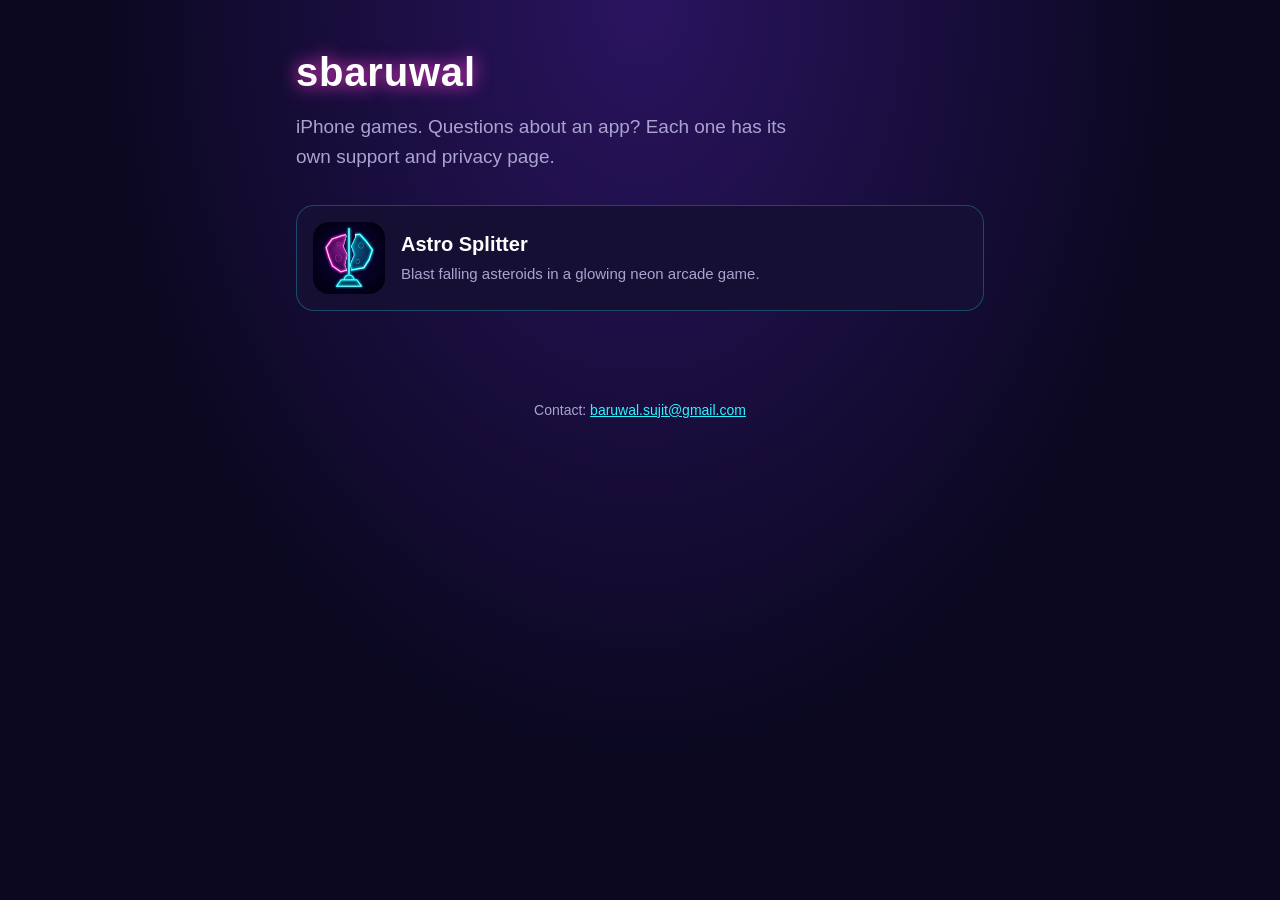
<file: index.html>
<!doctype html>
<html lang="en">
<head>
  <meta charset="utf-8">
  <meta name="viewport" content="width=device-width, initial-scale=1">
  <title>sbaruwal Apps</title>
  <meta name="description" content="iPhone games by sbaruwal.">
  <link rel="icon" href="/astrosplitter/favicon.png">
  <link rel="stylesheet" href="/style.css">
</head>
<body>
  <main>
    <h1>sbaruwal</h1>
    <p class="tagline" style="margin: 0">iPhone games. Questions about an app? Each one has its own support and privacy page.</p>
    <section class="apps">
      <a class="app" href="/astrosplitter/">
        <img src="/astrosplitter/icon.png" alt="">
        <div><strong>Astro Splitter</strong><span>Blast falling asteroids in a glowing neon arcade game.</span></div>
      </a>
    </section>
  </main>
  <footer>Contact: <a href="mailto:baruwal.sujit@gmail.com">baruwal.sujit@gmail.com</a></footer>
</body>
</html>
</file>
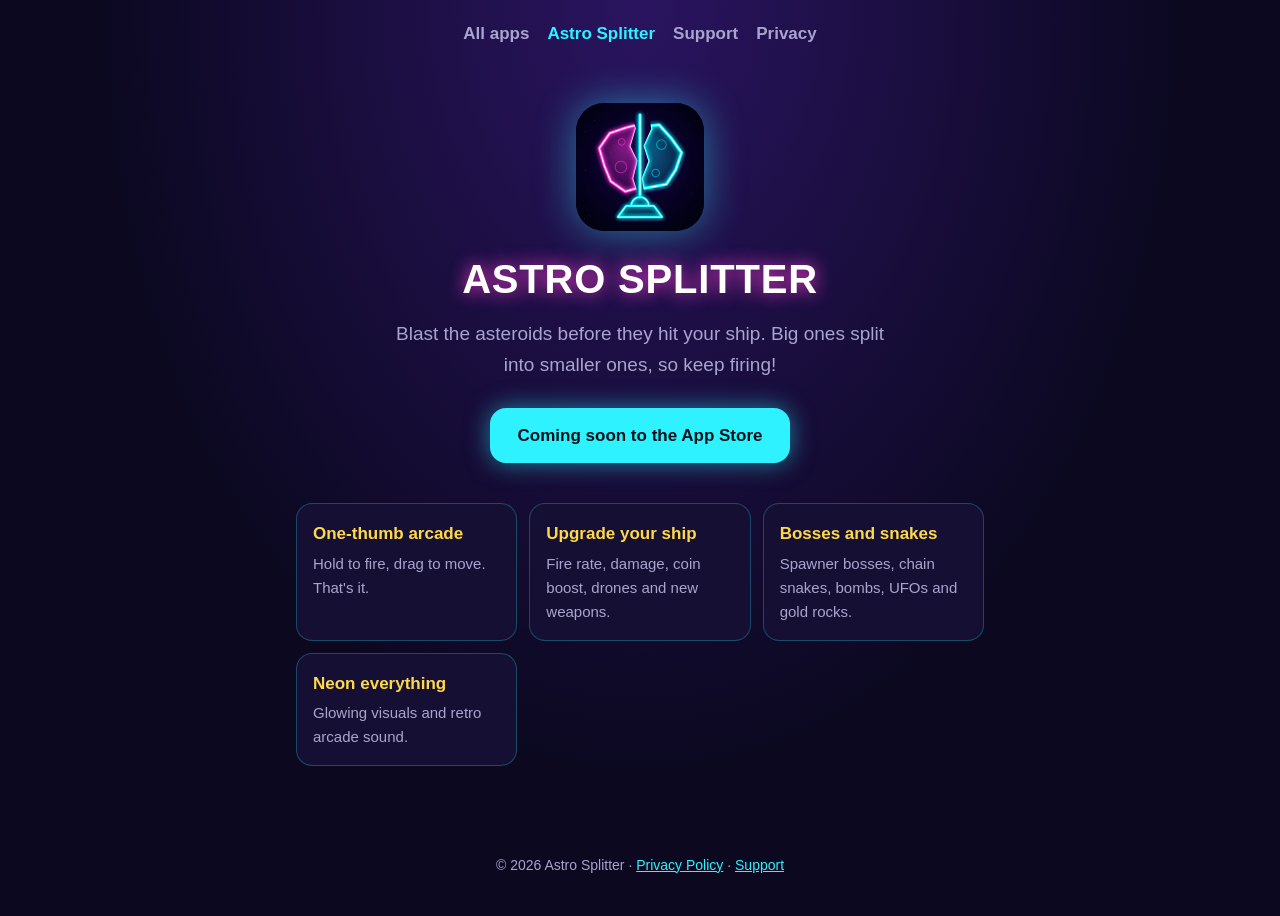
<file: astrosplitter/index.html>
<!doctype html>
<html lang="en">
<head>
  <meta charset="utf-8">
  <meta name="viewport" content="width=device-width, initial-scale=1">
  <title>Astro Splitter</title>
  <meta name="description" content="Blast falling asteroids in a glowing neon arcade game for iPhone.">
  <link rel="icon" href="/astrosplitter/favicon.png">
  <link rel="stylesheet" href="/style.css">
</head>
<body>
  <nav><a href="/">All apps</a><a href="/astrosplitter/" aria-current="page">Astro Splitter</a><a href="/astrosplitter/support/">Support</a><a href="/astrosplitter/privacy/">Privacy</a></nav>
  <main>
    <section class="hero">
      <img src="/astrosplitter/icon.png" alt="Astro Splitter app icon">
      <h1>ASTRO SPLITTER</h1>
      <p class="tagline">Blast the asteroids before they hit your ship. Big ones split into smaller ones, so keep firing!</p>
      <!-- Once the app is live, change the text to "Download on the App Store" (or use Apple's official badge). -->
      <a class="button" href="https://apps.apple.com/app/id6827770599">Coming soon to the App Store</a>
    </section>
    <section class="features">
      <div class="card"><strong>One-thumb arcade</strong><p>Hold to fire, drag to move. That's it.</p></div>
      <div class="card"><strong>Upgrade your ship</strong><p>Fire rate, damage, coin boost, drones and new weapons.</p></div>
      <div class="card"><strong>Bosses and snakes</strong><p>Spawner bosses, chain snakes, bombs, UFOs and gold rocks.</p></div>
      <div class="card"><strong>Neon everything</strong><p>Glowing visuals and retro arcade sound.</p></div>
    </section>
  </main>
  <footer>© 2026 Astro Splitter · <a href="/astrosplitter/privacy/">Privacy Policy</a> · <a href="/astrosplitter/support/">Support</a></footer>
</body>
</html>
</file>
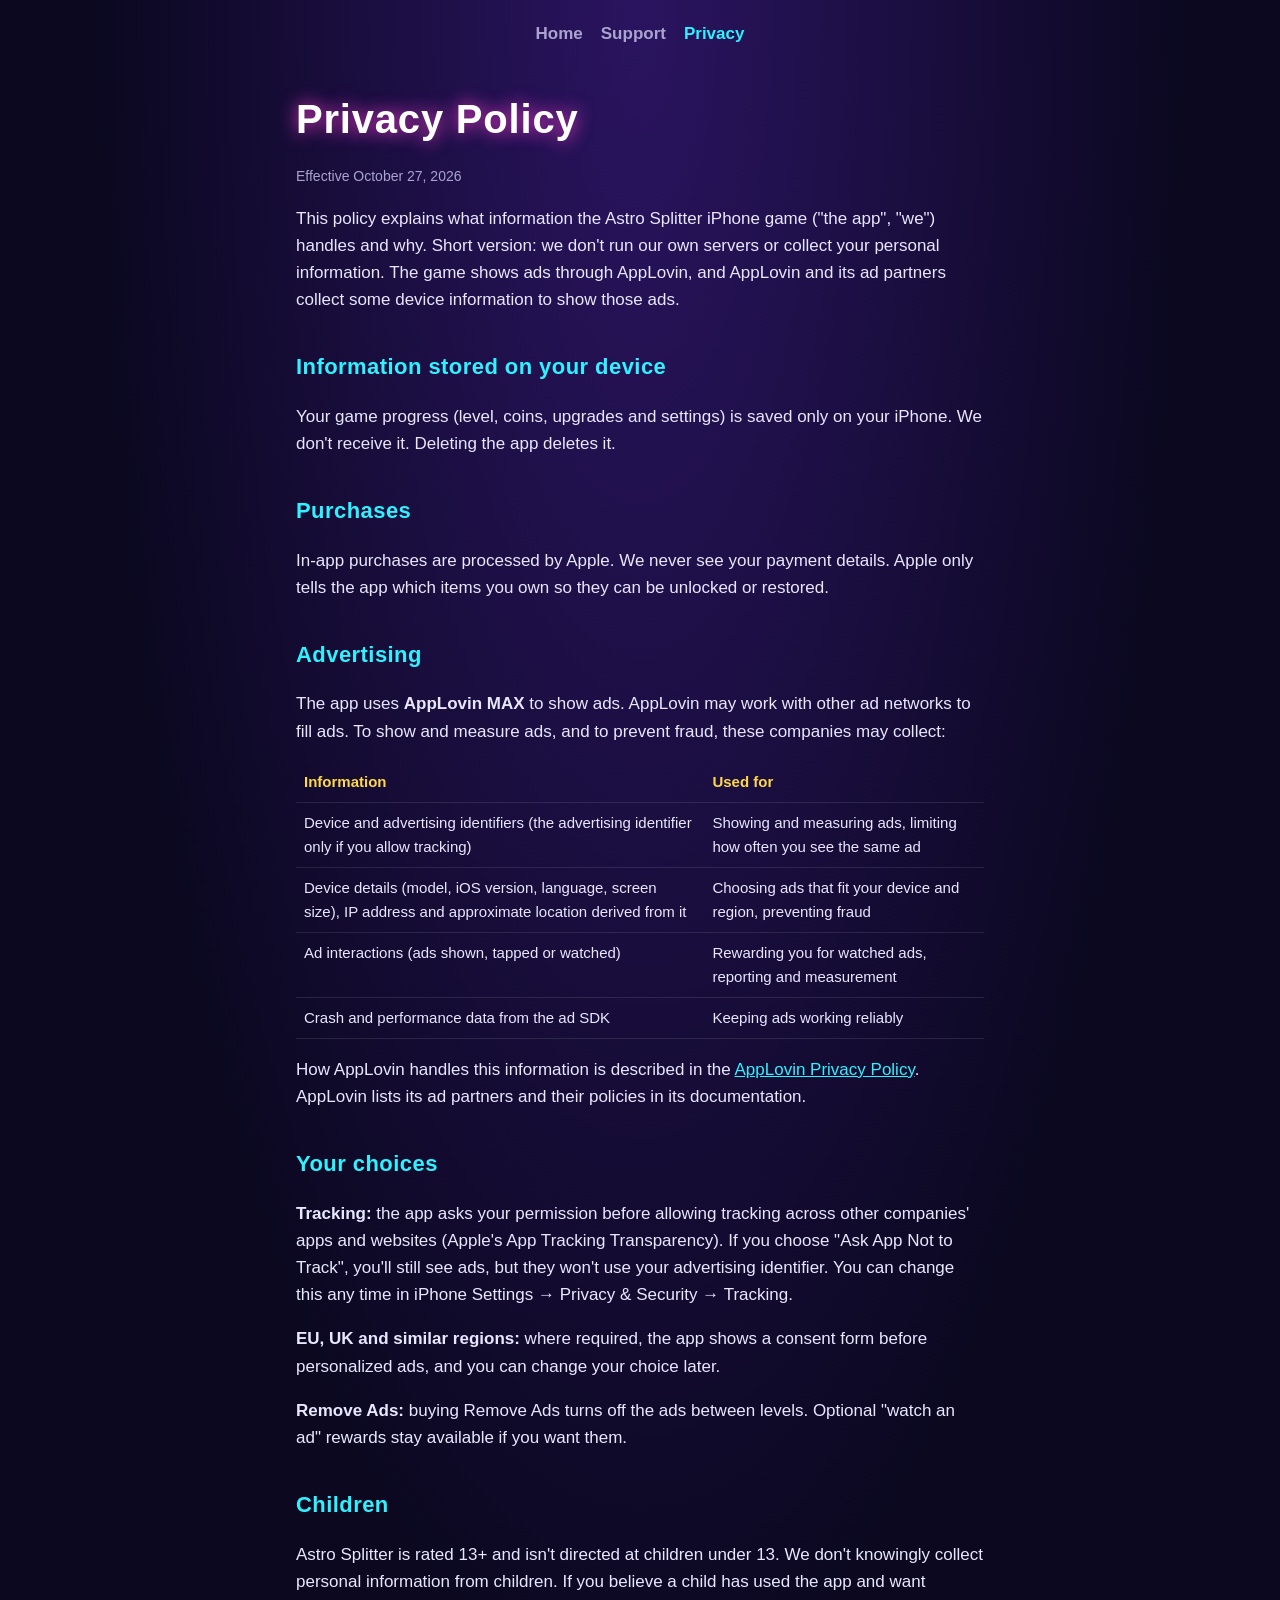
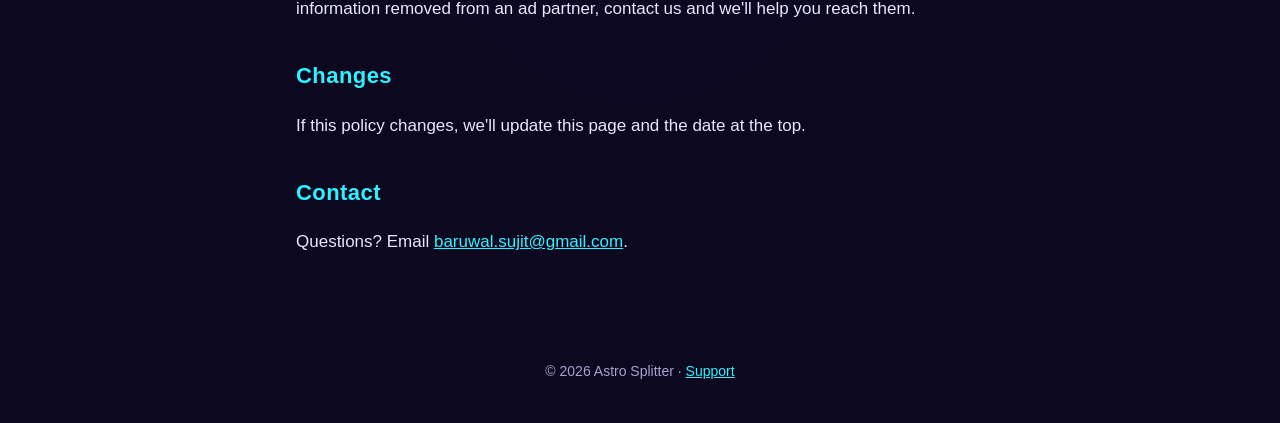
<file: privacy/index.html>
<!doctype html>
<html lang="en">
<head>
  <meta charset="utf-8">
  <meta name="viewport" content="width=device-width, initial-scale=1">
  <title>Astro Splitter Privacy Policy</title>
  <link rel="icon" href="/favicon.png">
  <link rel="stylesheet" href="/style.css">
</head>
<body>
  <nav><a href="/">Home</a><a href="/support/">Support</a><a href="/privacy/" aria-current="page">Privacy</a></nav>
  <main>
    <h1>Privacy Policy</h1>
    <p class="meta">Effective October 27, 2026</p>
    <p>This policy explains what information the Astro Splitter iPhone game ("the app", "we") handles and why. Short version: we don't run our own servers or collect your personal information. The game shows ads through AppLovin, and AppLovin and its ad partners collect some device information to show those ads.</p>

    <h2>Information stored on your device</h2>
    <p>Your game progress (level, coins, upgrades and settings) is saved only on your iPhone. We don't receive it. Deleting the app deletes it.</p>

    <h2>Purchases</h2>
    <p>In-app purchases are processed by Apple. We never see your payment details. Apple only tells the app which items you own so they can be unlocked or restored.</p>

    <h2>Advertising</h2>
    <p>The app uses <strong>AppLovin MAX</strong> to show ads. AppLovin may work with other ad networks to fill ads. To show and measure ads, and to prevent fraud, these companies may collect:</p>
    <table>
      <tr><th>Information</th><th>Used for</th></tr>
      <tr><td>Device and advertising identifiers (the advertising identifier only if you allow tracking)</td><td>Showing and measuring ads, limiting how often you see the same ad</td></tr>
      <tr><td>Device details (model, iOS version, language, screen size), IP address and approximate location derived from it</td><td>Choosing ads that fit your device and region, preventing fraud</td></tr>
      <tr><td>Ad interactions (ads shown, tapped or watched)</td><td>Rewarding you for watched ads, reporting and measurement</td></tr>
      <tr><td>Crash and performance data from the ad SDK</td><td>Keeping ads working reliably</td></tr>
    </table>
    <p>How AppLovin handles this information is described in the <a href="https://www.applovin.com/privacy/">AppLovin Privacy Policy</a>. AppLovin lists its ad partners and their policies in its documentation.</p>

    <h2>Your choices</h2>
    <p><strong>Tracking:</strong> the app asks your permission before allowing tracking across other companies' apps and websites (Apple's App Tracking Transparency). If you choose "Ask App Not to Track", you'll still see ads, but they won't use your advertising identifier. You can change this any time in iPhone Settings → Privacy &amp; Security → Tracking.</p>
    <p><strong>EU, UK and similar regions:</strong> where required, the app shows a consent form before personalized ads, and you can change your choice later.</p>
    <p><strong>Remove Ads:</strong> buying Remove Ads turns off the ads between levels. Optional "watch an ad" rewards stay available if you want them.</p>

    <h2>Children</h2>
    <p>Astro Splitter is rated 13+ and isn't directed at children under 13. We don't knowingly collect personal information from children. If you believe a child has used the app and want information removed from an ad partner, contact us and we'll help you reach them.</p>

    <h2>Changes</h2>
    <p>If this policy changes, we'll update this page and the date at the top.</p>

    <h2>Contact</h2>
    <p>Questions? Email <a href="mailto:baruwal.sujit@gmail.com">baruwal.sujit@gmail.com</a>.</p>
  </main>
  <footer>© 2026 Astro Splitter · <a href="/support/">Support</a></footer>
</body>
</html>
</file>
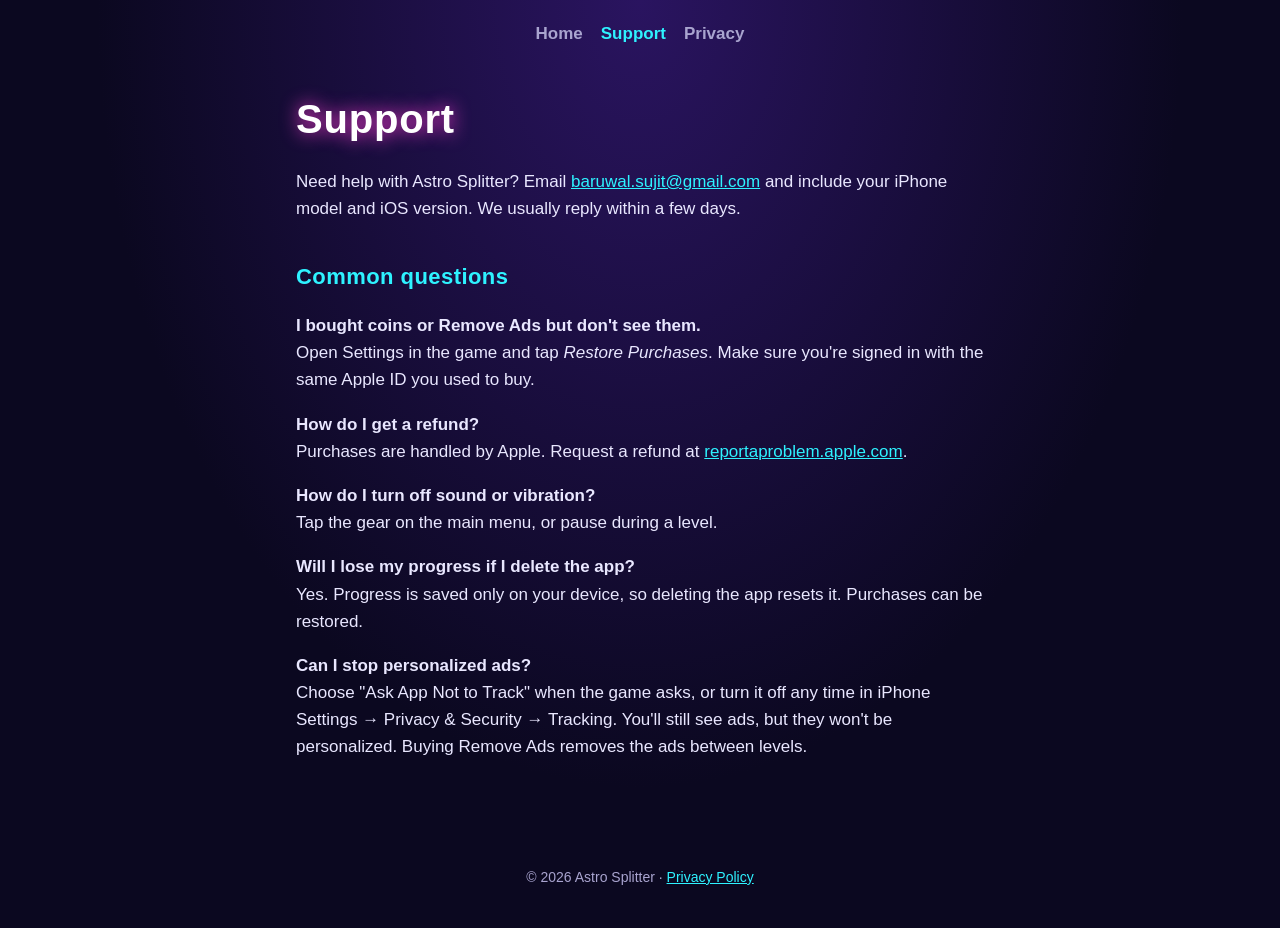
<file: support/index.html>
<!doctype html>
<html lang="en">
<head>
  <meta charset="utf-8">
  <meta name="viewport" content="width=device-width, initial-scale=1">
  <title>Astro Splitter Support</title>
  <link rel="icon" href="/favicon.png">
  <link rel="stylesheet" href="/style.css">
</head>
<body>
  <nav><a href="/">Home</a><a href="/support/" aria-current="page">Support</a><a href="/privacy/">Privacy</a></nav>
  <main>
    <h1>Support</h1>
    <p>Need help with Astro Splitter? Email <a href="mailto:baruwal.sujit@gmail.com">baruwal.sujit@gmail.com</a> and include your iPhone model and iOS version. We usually reply within a few days.</p>

    <h2>Common questions</h2>
    <p><strong>I bought coins or Remove Ads but don't see them.</strong><br>
    Open Settings in the game and tap <em>Restore Purchases</em>. Make sure you're signed in with the same Apple ID you used to buy.</p>
    <p><strong>How do I get a refund?</strong><br>
    Purchases are handled by Apple. Request a refund at <a href="https://reportaproblem.apple.com">reportaproblem.apple.com</a>.</p>
    <p><strong>How do I turn off sound or vibration?</strong><br>
    Tap the gear on the main menu, or pause during a level.</p>
    <p><strong>Will I lose my progress if I delete the app?</strong><br>
    Yes. Progress is saved only on your device, so deleting the app resets it. Purchases can be restored.</p>
    <p><strong>Can I stop personalized ads?</strong><br>
    Choose "Ask App Not to Track" when the game asks, or turn it off any time in iPhone Settings → Privacy &amp; Security → Tracking. You'll still see ads, but they won't be personalized. Buying Remove Ads removes the ads between levels.</p>
  </main>
  <footer>© 2026 Astro Splitter · <a href="/privacy/">Privacy Policy</a></footer>
</body>
</html>
</file>
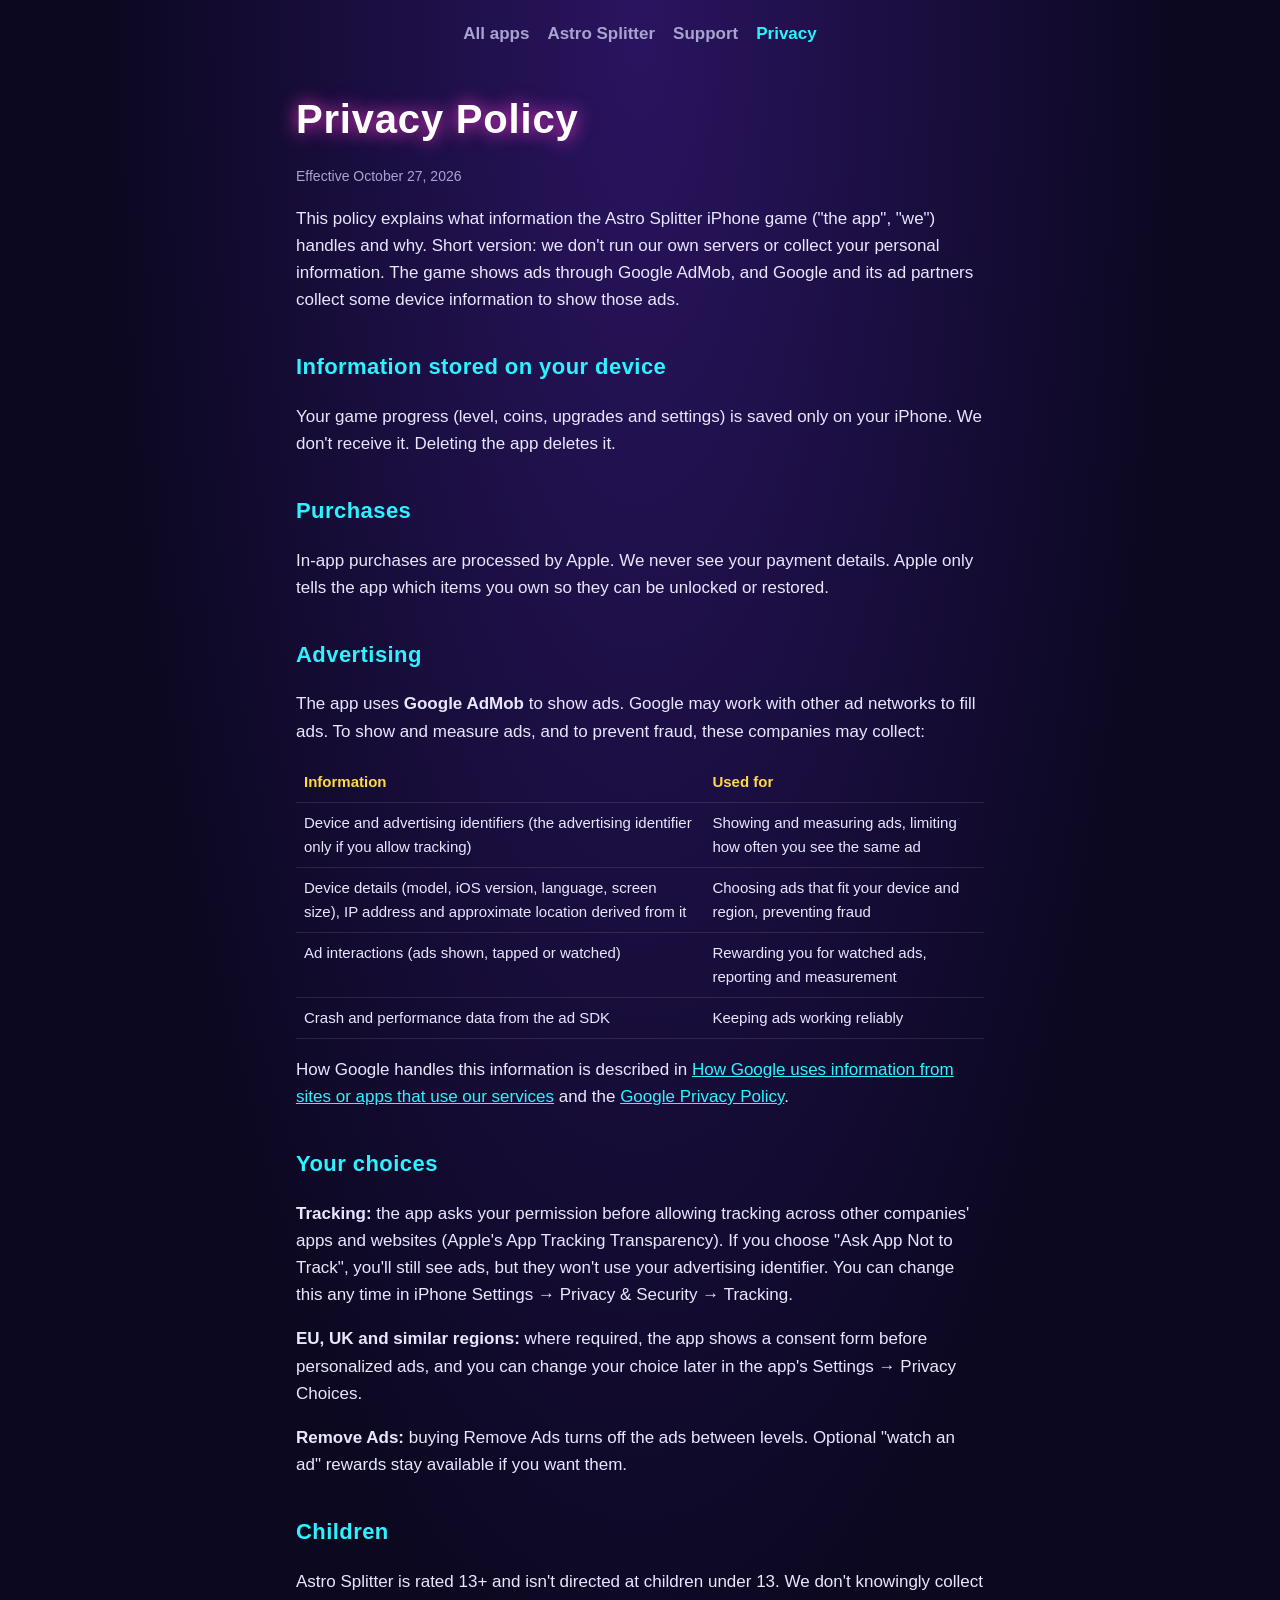
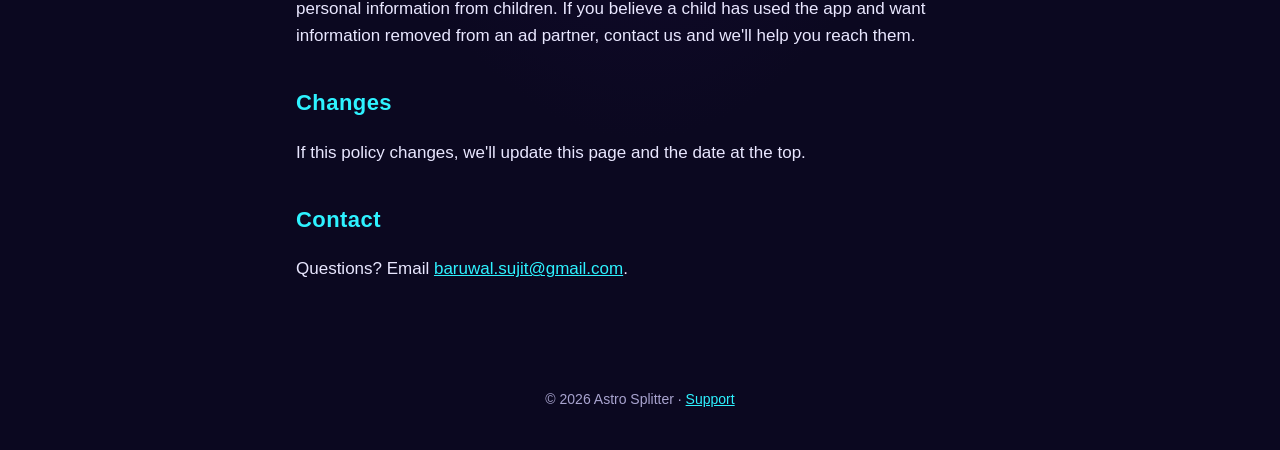
<file: astrosplitter/privacy/index.html>
<!doctype html>
<html lang="en">
<head>
  <meta charset="utf-8">
  <meta name="viewport" content="width=device-width, initial-scale=1">
  <title>Astro Splitter Privacy Policy</title>
  <link rel="icon" href="/astrosplitter/favicon.png">
  <link rel="stylesheet" href="/style.css">
</head>
<body>
  <nav><a href="/">All apps</a><a href="/astrosplitter/">Astro Splitter</a><a href="/astrosplitter/support/">Support</a><a href="/astrosplitter/privacy/" aria-current="page">Privacy</a></nav>
  <main>
    <h1>Privacy Policy</h1>
    <p class="meta">Effective October 27, 2026</p>
    <p>This policy explains what information the Astro Splitter iPhone game ("the app", "we") handles and why. Short version: we don't run our own servers or collect your personal information. The game shows ads through Google AdMob, and Google and its ad partners collect some device information to show those ads.</p>

    <h2>Information stored on your device</h2>
    <p>Your game progress (level, coins, upgrades and settings) is saved only on your iPhone. We don't receive it. Deleting the app deletes it.</p>

    <h2>Purchases</h2>
    <p>In-app purchases are processed by Apple. We never see your payment details. Apple only tells the app which items you own so they can be unlocked or restored.</p>

    <h2>Advertising</h2>
    <p>The app uses <strong>Google AdMob</strong> to show ads. Google may work with other ad networks to fill ads. To show and measure ads, and to prevent fraud, these companies may collect:</p>
    <table>
      <tr><th>Information</th><th>Used for</th></tr>
      <tr><td>Device and advertising identifiers (the advertising identifier only if you allow tracking)</td><td>Showing and measuring ads, limiting how often you see the same ad</td></tr>
      <tr><td>Device details (model, iOS version, language, screen size), IP address and approximate location derived from it</td><td>Choosing ads that fit your device and region, preventing fraud</td></tr>
      <tr><td>Ad interactions (ads shown, tapped or watched)</td><td>Rewarding you for watched ads, reporting and measurement</td></tr>
      <tr><td>Crash and performance data from the ad SDK</td><td>Keeping ads working reliably</td></tr>
    </table>
    <p>How Google handles this information is described in <a href="https://policies.google.com/technologies/partner-sites">How Google uses information from sites or apps that use our services</a> and the <a href="https://policies.google.com/privacy">Google Privacy Policy</a>.</p>

    <h2>Your choices</h2>
    <p><strong>Tracking:</strong> the app asks your permission before allowing tracking across other companies' apps and websites (Apple's App Tracking Transparency). If you choose "Ask App Not to Track", you'll still see ads, but they won't use your advertising identifier. You can change this any time in iPhone Settings → Privacy &amp; Security → Tracking.</p>
    <p><strong>EU, UK and similar regions:</strong> where required, the app shows a consent form before personalized ads, and you can change your choice later in the app's Settings → Privacy Choices.</p>
    <p><strong>Remove Ads:</strong> buying Remove Ads turns off the ads between levels. Optional "watch an ad" rewards stay available if you want them.</p>

    <h2>Children</h2>
    <p>Astro Splitter is rated 13+ and isn't directed at children under 13. We don't knowingly collect personal information from children. If you believe a child has used the app and want information removed from an ad partner, contact us and we'll help you reach them.</p>

    <h2>Changes</h2>
    <p>If this policy changes, we'll update this page and the date at the top.</p>

    <h2>Contact</h2>
    <p>Questions? Email <a href="mailto:baruwal.sujit@gmail.com">baruwal.sujit@gmail.com</a>.</p>
  </main>
  <footer>© 2026 Astro Splitter · <a href="/astrosplitter/support/">Support</a></footer>
</body>
</html>
</file>
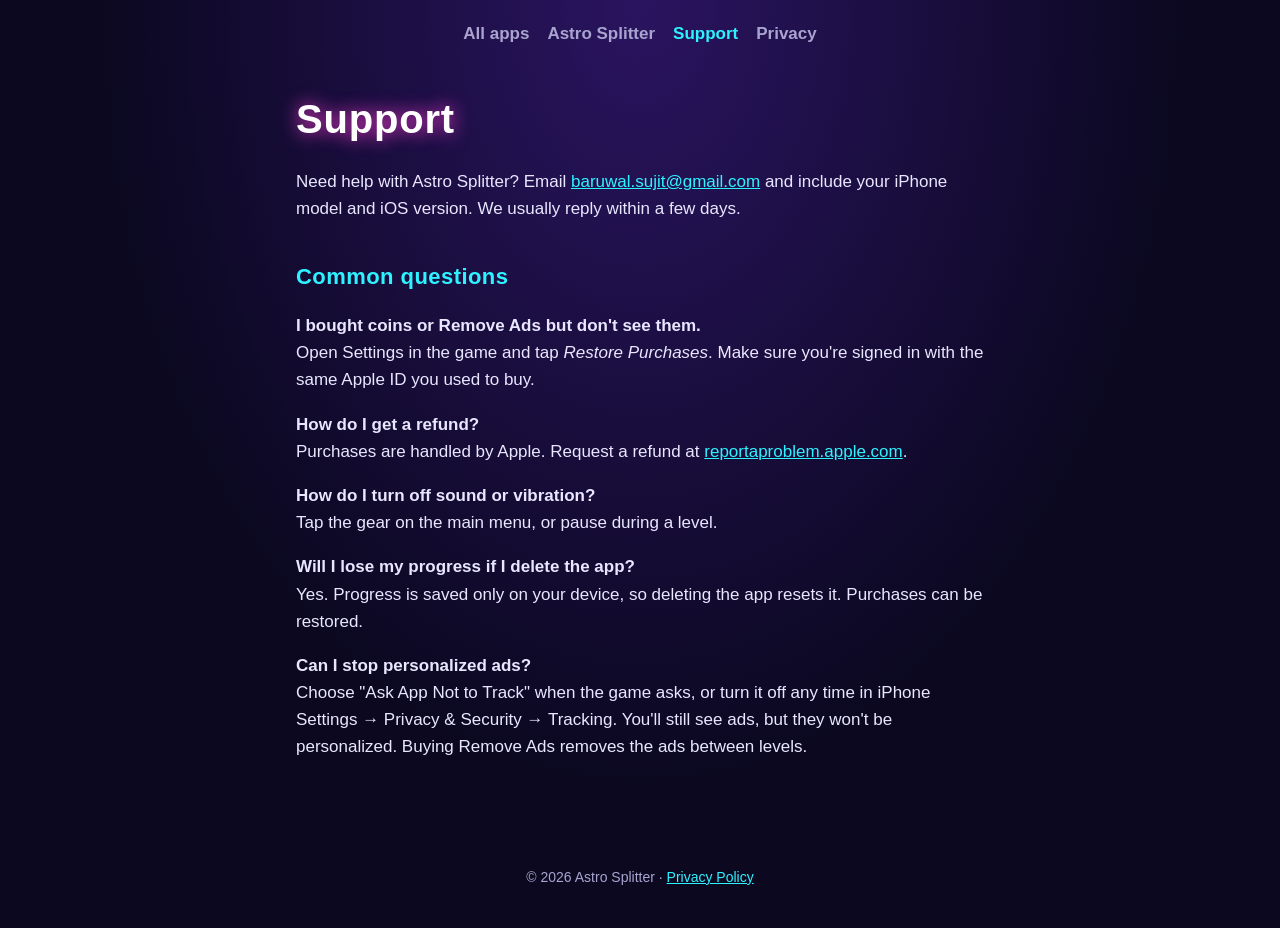
<file: astrosplitter/support/index.html>
<!doctype html>
<html lang="en">
<head>
  <meta charset="utf-8">
  <meta name="viewport" content="width=device-width, initial-scale=1">
  <title>Astro Splitter Support</title>
  <link rel="icon" href="/astrosplitter/favicon.png">
  <link rel="stylesheet" href="/style.css">
</head>
<body>
  <nav><a href="/">All apps</a><a href="/astrosplitter/">Astro Splitter</a><a href="/astrosplitter/support/" aria-current="page">Support</a><a href="/astrosplitter/privacy/">Privacy</a></nav>
  <main>
    <h1>Support</h1>
    <p>Need help with Astro Splitter? Email <a href="mailto:baruwal.sujit@gmail.com">baruwal.sujit@gmail.com</a> and include your iPhone model and iOS version. We usually reply within a few days.</p>

    <h2>Common questions</h2>
    <p><strong>I bought coins or Remove Ads but don't see them.</strong><br>
    Open Settings in the game and tap <em>Restore Purchases</em>. Make sure you're signed in with the same Apple ID you used to buy.</p>
    <p><strong>How do I get a refund?</strong><br>
    Purchases are handled by Apple. Request a refund at <a href="https://reportaproblem.apple.com">reportaproblem.apple.com</a>.</p>
    <p><strong>How do I turn off sound or vibration?</strong><br>
    Tap the gear on the main menu, or pause during a level.</p>
    <p><strong>Will I lose my progress if I delete the app?</strong><br>
    Yes. Progress is saved only on your device, so deleting the app resets it. Purchases can be restored.</p>
    <p><strong>Can I stop personalized ads?</strong><br>
    Choose "Ask App Not to Track" when the game asks, or turn it off any time in iPhone Settings → Privacy &amp; Security → Tracking. You'll still see ads, but they won't be personalized. Buying Remove Ads removes the ads between levels.</p>
  </main>
  <footer>© 2026 Astro Splitter · <a href="/astrosplitter/privacy/">Privacy Policy</a></footer>
</body>
</html>
</file>
<file: style.css>
:root {
  --bg: #0b0820;
  --panel: #151033;
  --text: #e9e7ff;
  --muted: #a9a4cf;
  --cyan: #2ef2ff;
  --magenta: #ff3fd2;
  --gold: #ffd84a;
}
* { box-sizing: border-box; }
body {
  margin: 0;
  background: var(--bg) radial-gradient(ellipse at top, #2a1460 0%, var(--bg) 60%) no-repeat;
  color: var(--text);
  font: 17px/1.6 -apple-system, BlinkMacSystemFont, "SF Pro Rounded", "Segoe UI", Roboto, sans-serif;
  min-height: 100vh;
}
a { color: var(--cyan); }
main { max-width: 720px; margin: 0 auto; padding: 32px 16px 64px; }
nav { display: flex; flex-wrap: wrap; gap: 6px 18px; justify-content: center; padding: 20px 16px 0; font-weight: 700; }
nav a { text-decoration: none; color: var(--muted); white-space: nowrap; }
nav a:hover, nav a[aria-current] { color: var(--cyan); }
h1, h2 { font-weight: 900; letter-spacing: 0.02em; }
h1 { font-size: 40px; margin: 8px 0; color: #fff; text-shadow: 0 0 18px var(--magenta); }
h2 { font-size: 22px; margin-top: 36px; color: var(--cyan); }
.hero { text-align: center; padding-top: 24px; }
.hero img { width: 128px; height: 128px; border-radius: 28px; box-shadow: 0 0 40px rgba(46, 242, 255, 0.45); }
.tagline { color: var(--muted); font-size: 19px; margin: 0 auto 28px; max-width: 520px; }
.button {
  display: inline-block; padding: 14px 28px; border-radius: 16px; font-weight: 900; text-decoration: none;
  background: var(--cyan); color: #04121a; box-shadow: 0 0 24px rgba(46, 242, 255, 0.5);
}
.features { display: grid; grid-template-columns: repeat(auto-fit, minmax(200px, 1fr)); gap: 12px; margin-top: 40px; }
.card { background: var(--panel); border: 1px solid rgba(46, 242, 255, 0.25); border-radius: 16px; padding: 16px; }
.card strong { color: var(--gold); display: block; margin-bottom: 4px; }
.card p { margin: 0; color: var(--muted); font-size: 15px; }
.meta { color: var(--muted); font-size: 14px; }
footer { text-align: center; color: var(--muted); font-size: 14px; padding: 24px 16px 40px; }
table { width: 100%; border-collapse: collapse; font-size: 15px; }
th, td { text-align: left; padding: 8px; border-bottom: 1px solid rgba(255, 255, 255, 0.1); vertical-align: top; }
th { color: var(--gold); }
@media (max-width: 480px) { h1 { font-size: 32px; } body { font-size: 16px; } }
.apps { display: grid; gap: 12px; margin-top: 32px; }
.app {
  display: flex; align-items: center; gap: 16px; padding: 16px; text-decoration: none; color: var(--text);
  background: var(--panel); border: 1px solid rgba(46, 242, 255, 0.25); border-radius: 18px;
}
.app:hover { border-color: var(--cyan); box-shadow: 0 0 20px rgba(46, 242, 255, 0.25); }
.app img { width: 72px; height: 72px; border-radius: 16px; flex-shrink: 0; }
.app strong { display: block; font-size: 20px; color: #fff; }
.app span { color: var(--muted); font-size: 15px; }
</file>
